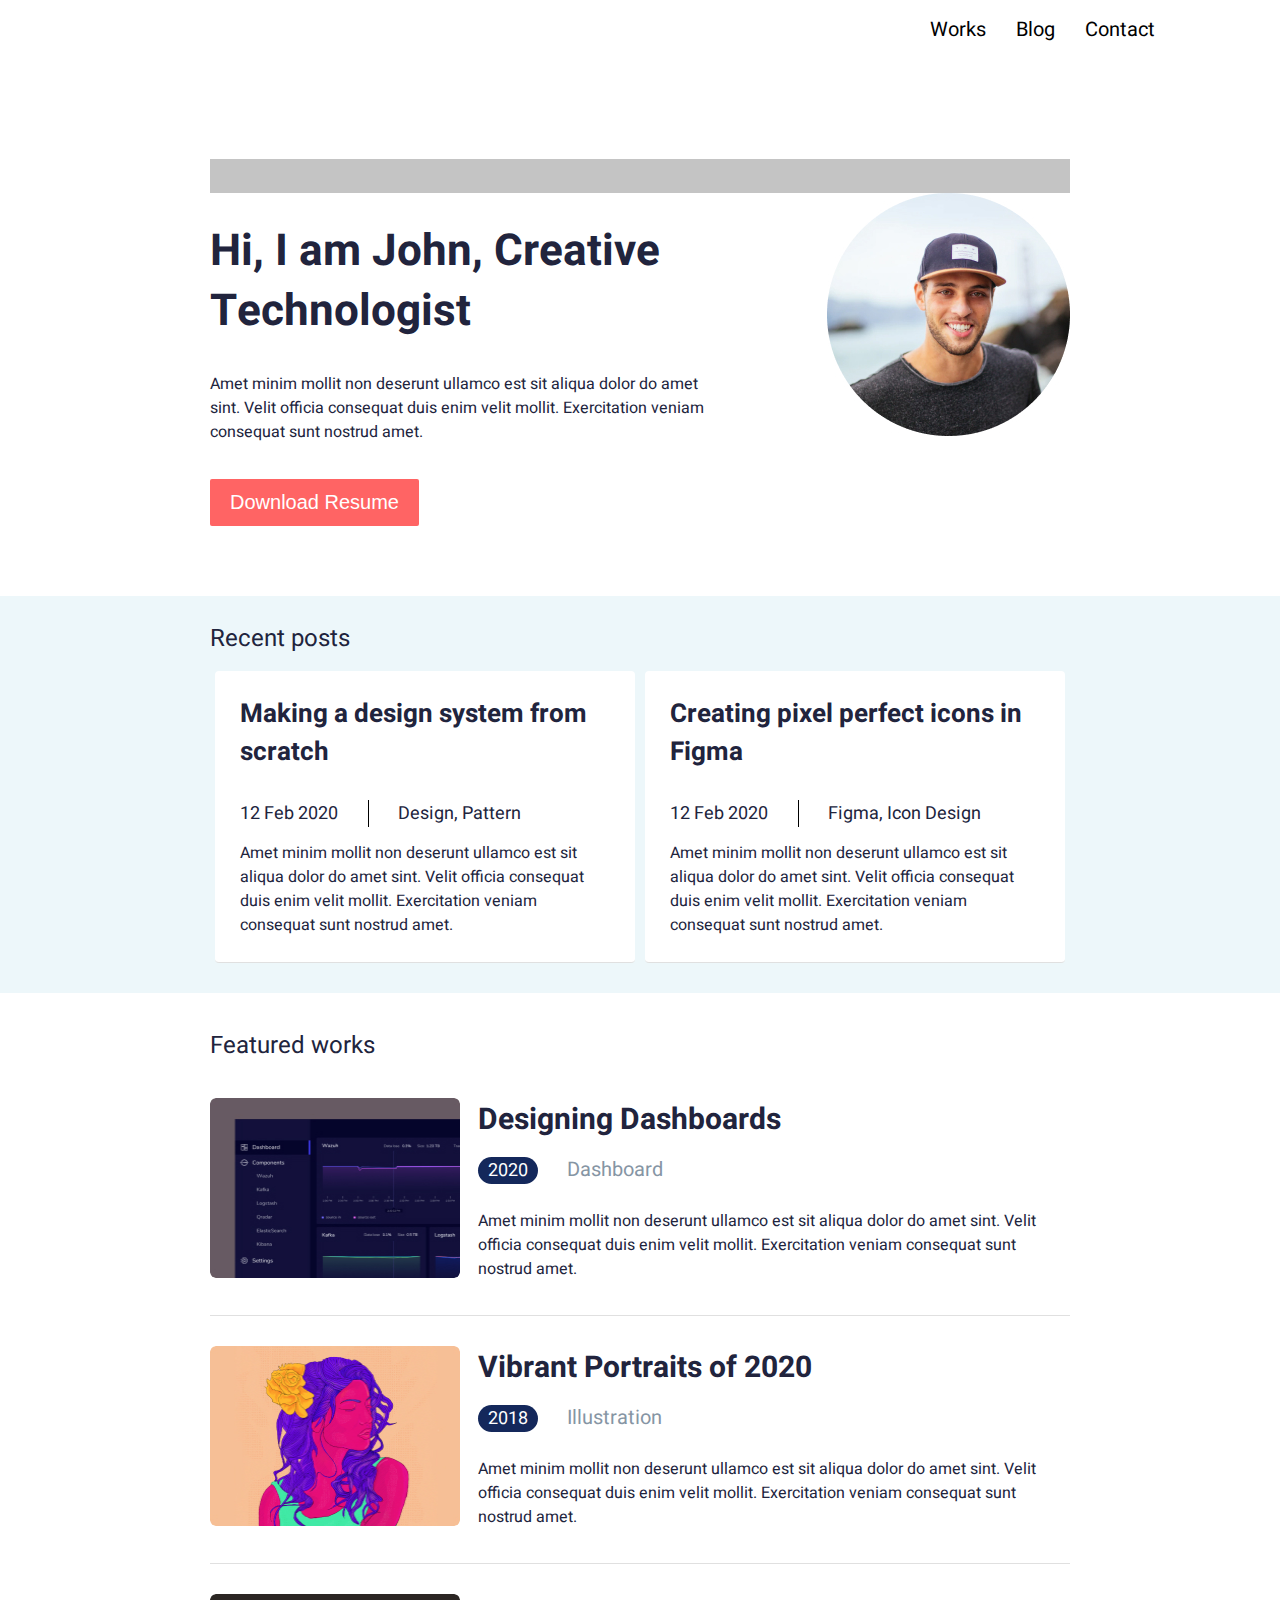
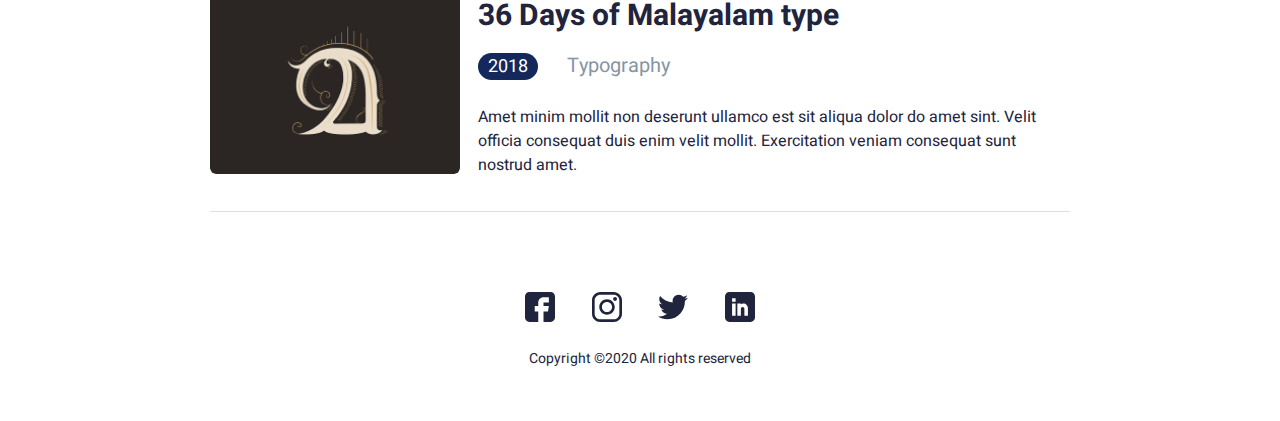
<file: index.html>
<!DOCTYPE html>
<html lang="en">

<head>
    <meta charset="UTF-8">
    <meta http-equiv="X-UA-Compatible" content="IE=edge">
    <meta name="viewport" content="width=device-width, initial-scale=1.0">
    <link rel="preconnect" href="https://fonts.googleapis.com">
    <link rel="preconnect" href="https://fonts.gstatic.com" crossorigin>
    <link href="https://fonts.googleapis.com/css2?family=Heebo:wght@400;700&display=swap" rel="stylesheet">
    <title>Home</title>
    <link rel="stylesheet" href="./style.css">
</head>

<body>

    <header>

        <nav class="menu">
            <button class="burger"></button>
            <a href="./work.html">Works</a>
            <a href="./blog.html">Blog</a>
            <a href="#">Contact</a>

        </nav>

        <div class="container about-user">
            <div>
                <h1>
                    <a href="./work.html">Hi, I am John,
                        Creative Technologist</a>
                </h1>
                <p>Amet minim mollit non deserunt ullamco est sit aliqua dolor do amet sint. Velit officia consequat
                    duis enim velit
                    mollit. Exercitation veniam consequat sunt nostrud amet.</p>
                <button class="btn">Download Resume</button>

            </div>
            <img src="./img/john.jpg" alt="photo">
        </div>
    </header>
    <section class="section-posts">
        <div class="container">
            <h2>Recent posts</h2>
            <div class="blocks-posts">
                <div class="post">
                    <h4>
                        <a href="./works-pages/featured-works.html">Making a design system from scratch</a>
                    </h4>
                    <span class="date">12 Feb 2020</span>
                    <span class="topic">Design, Pattern</span>
                    <p>Amet minim mollit non deserunt ullamco est sit aliqua dolor do amet sint. Velit officia consequat
                        duis enim velit
                        mollit. Exercitation veniam consequat sunt nostrud amet.</p>
                </div>
                <!--/post-->
                <div class="post">
                    <h4>
                        <a href="./works-pages/article-page.html">Creating pixel perfect icons in Figma</a>
                    </h4>
                    <span class="date">12 Feb 2020</span>
                    <span class="topic">Figma, Icon Design</span>
                    <p>Amet minim mollit non deserunt ullamco est sit aliqua dolor do amet sint. Velit officia consequat
                        duis enim velit
                        mollit. Exercitation veniam consequat sunt nostrud amet.</p>
                </div>
                <!--/post-->
            </div>
        </div>


    </section>
    <section>
        <div class="container">
            <h2>Featured works</h2>
            <div class="featured-works">
                <div class="work">
                    <a href="./works-pages/article-page.html">
                        <img src="./img/scrin.jpg" alt="scrin">
                    </a>
                    <div class="descpition">
                        <h3>
                            <a href="./works-pages/article-page.html">Designing Dashboards</a>
                        </h3>
                        <span class="badge">2020</span>
                        <span class="topic">Dashboard</span>
                        <p>Amet minim mollit non deserunt ullamco est sit aliqua dolor do amet sint. Velit officia
                            consequat duis enim velit
                            mollit. Exercitation veniam consequat sunt nostrud amet.</p>
                    </div>
                    <!--/.descpition-->
                </div>
                <!--/.work-->
                <div class="work">
                    <a href="./works-pages/article-works.html">
                        <img src="./img/girl.jpg" alt="girl">
                    </a>
                    <div class="descpition">
                        <h3>
                            <a href="./works-pages/article-works.html">Vibrant Portraits of 2020</a>
                        </h3>
                        <span class="badge">2018</span>
                        <span class="topic">Illustration</span>
                        <p>Amet minim mollit non deserunt ullamco est sit aliqua dolor do amet sint. Velit officia
                            consequat duis enim
                            velit
                            mollit. Exercitation veniam consequat sunt nostrud amet.</p>
                    </div>
                    <!--/.descpition-->
                </div>
                <!--/.work-->
                <div class="work">
                    <a href="./works-pages/featured-works.html">
                        <img src="./img/simbol.jpg" alt="simbol">
                    </a>
                    <div class="descpition">
                        <h3>
                            <a href="./works-pages/featured-works.html">36 Days of Malayalam type</a>
                        </h3>
                        <span class="badge">2018</span>
                        <span class="topic">Typography</span>
                        <p>Amet minim mollit non deserunt ullamco est sit aliqua dolor do amet sint. Velit officia
                            consequat duis enim
                            velit
                            mollit. Exercitation veniam consequat sunt nostrud amet.</p>
                    </div>
                    <!--/.descpition-->
                </div>
                <!--/.work-->
            </div>
            <!--/.featured-works-->
        </div>
        <!--/.container-->
    </section>
    <footer class="footer">
        <div class="socials">
            <a href="http://www.facebook.com" class="icon fb"></a>
            <a href="https://www.instagram.com" class="icon insta"></a>
            <a href="https://twitter.com/" class="icon tw"></a>
            <a href="http://www.linkedin.com" class="icon in"></a>
        </div>
        <p>Copyright ©2020 All rights reserved</p>
    </footer>



</body>

</html>
</file>
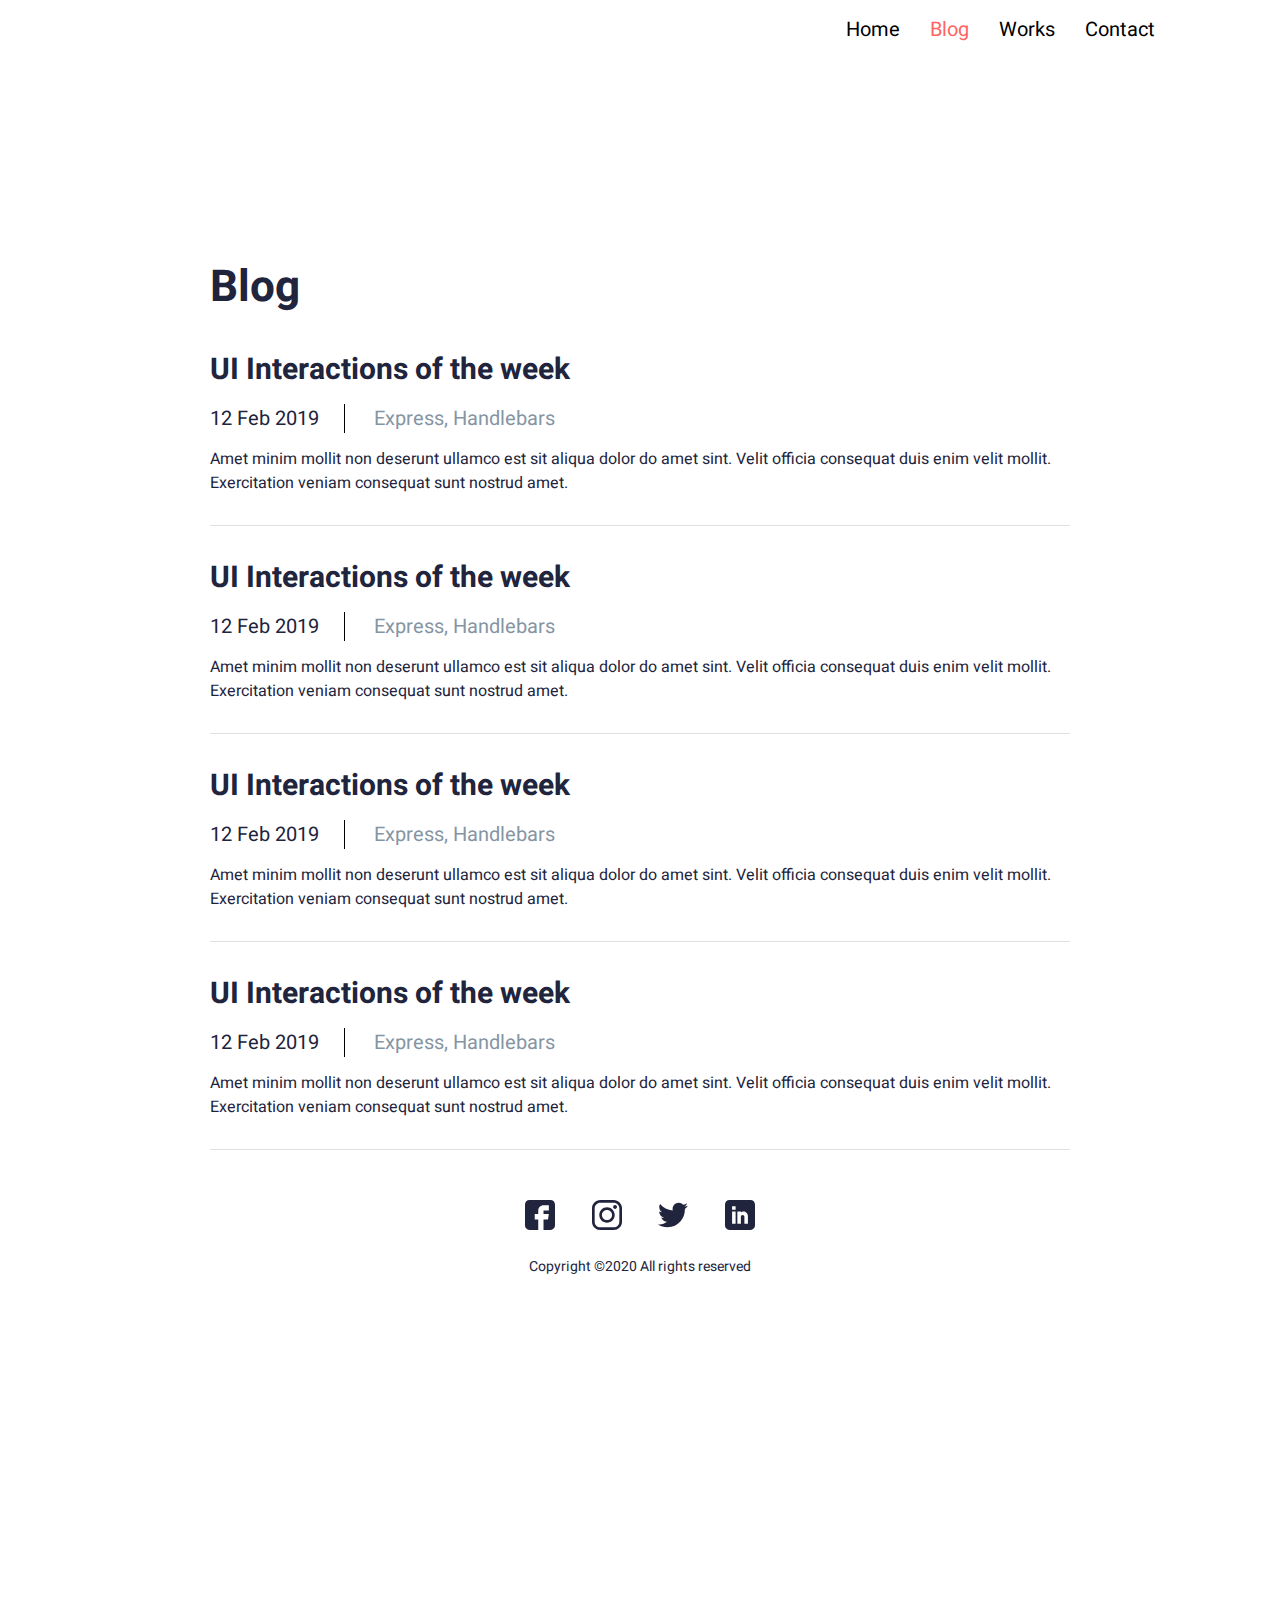
<file: blog.html>
<!DOCTYPE html>
<html lang="en">

<head>
    <meta charset="UTF-8">
    <meta http-equiv="X-UA-Compatible" content="IE=edge">
    <meta name="viewport" content="width=device-width, initial-scale=1.0">
    <link rel="preconnect" href="https://fonts.googleapis.com">
    <link rel="preconnect" href="https://fonts.gstatic.com" crossorigin>
    <link href="https://fonts.googleapis.com/css2?family=Heebo:wght@400;700&display=swap" rel="stylesheet">
    <title>Blog</title>
    <link rel="stylesheet" href="./style.css">
</head>

<body>
<body>

    <header>
        <nav class="menu_blog">
            <button class="burger"></button>
            <a href="./">Home</a>
            <a href="./blog.html" class="active">Blog</a>
            <a href="./work.html">Works</a>
            <a href="#">Contact</a>

        </nav>

       
    </header>

    <section>
        <div class="container">
            <h1>Blog</h1> 
            <div class="posts-container">
                <!--post1 -->
                <div class="post">
                    <h3>
                        <a href="./works-pages/article-page.html">UI Interactions of the week</a>
                    </h3>
                    <span class="date">12 Feb 2019</span>
                    <span class="topic">Express, Handlebars</span>
                    <p>Amet minim mollit non deserunt ullamco est sit aliqua dolor do amet sint. Velit officia consequat duis enim velit
                    mollit. Exercitation veniam consequat sunt nostrud amet.</p>
                </div>
                <!--post2 -->
                <div class="post">
                    <h3>
                        <a href="./works-pages/featured-works.html">UI Interactions of the week</a>
                    </h3>
                    <span class="date">12 Feb 2019</span>
                    <span class="topic">Express, Handlebars</span>
                    <p>Amet minim mollit non deserunt ullamco est sit aliqua dolor do amet sint. Velit officia consequat duis enim velit
                        mollit. Exercitation veniam consequat sunt nostrud amet.</p>
                </div>
                <!--post3 -->
                <div class="post">
                    <h3>
                        <a href="./works-pages/article-works.html">UI Interactions of the week</a>
                    </h3>
                    <span class="date">12 Feb 2019</span>
                    <span class="topic">Express, Handlebars</span>
                    <p>Amet minim mollit non deserunt ullamco est sit aliqua dolor do amet sint. Velit officia consequat duis enim velit
                        mollit. Exercitation veniam consequat sunt nostrud amet.</p>
                </div>
                <!--post4 -->
                <div class="post">
                    <h3>
                        <a href="./works-pages/article-page.html">UI Interactions of the week</a>
                    </h3>
                    <span class="date">12 Feb 2019</span>
                    <span class="topic">Express, Handlebars</span>
                    <p>Amet minim mollit non deserunt ullamco est sit aliqua dolor do amet sint. Velit officia consequat duis enim velit
                        mollit. Exercitation veniam consequat sunt nostrud amet.</p>
                </div>
            </div>
        </div>
    </section>
    
    <footer class="footer">
        <div class="socials">
            <a href="http://www.facebook.com" class="icon fb"></a>
            <a href="https://www.instagram.com" class="icon insta"></a>
            <a href="https://twitter.com/" class="icon tw"></a>
            <a href="http://www.linkedin.com" class="icon in"></a>
        </div>
        <p>Copyright ©2020 All rights reserved</p>
    </footer>

    <div style="height: 500px;"></div>

</body>

</html>
</file>
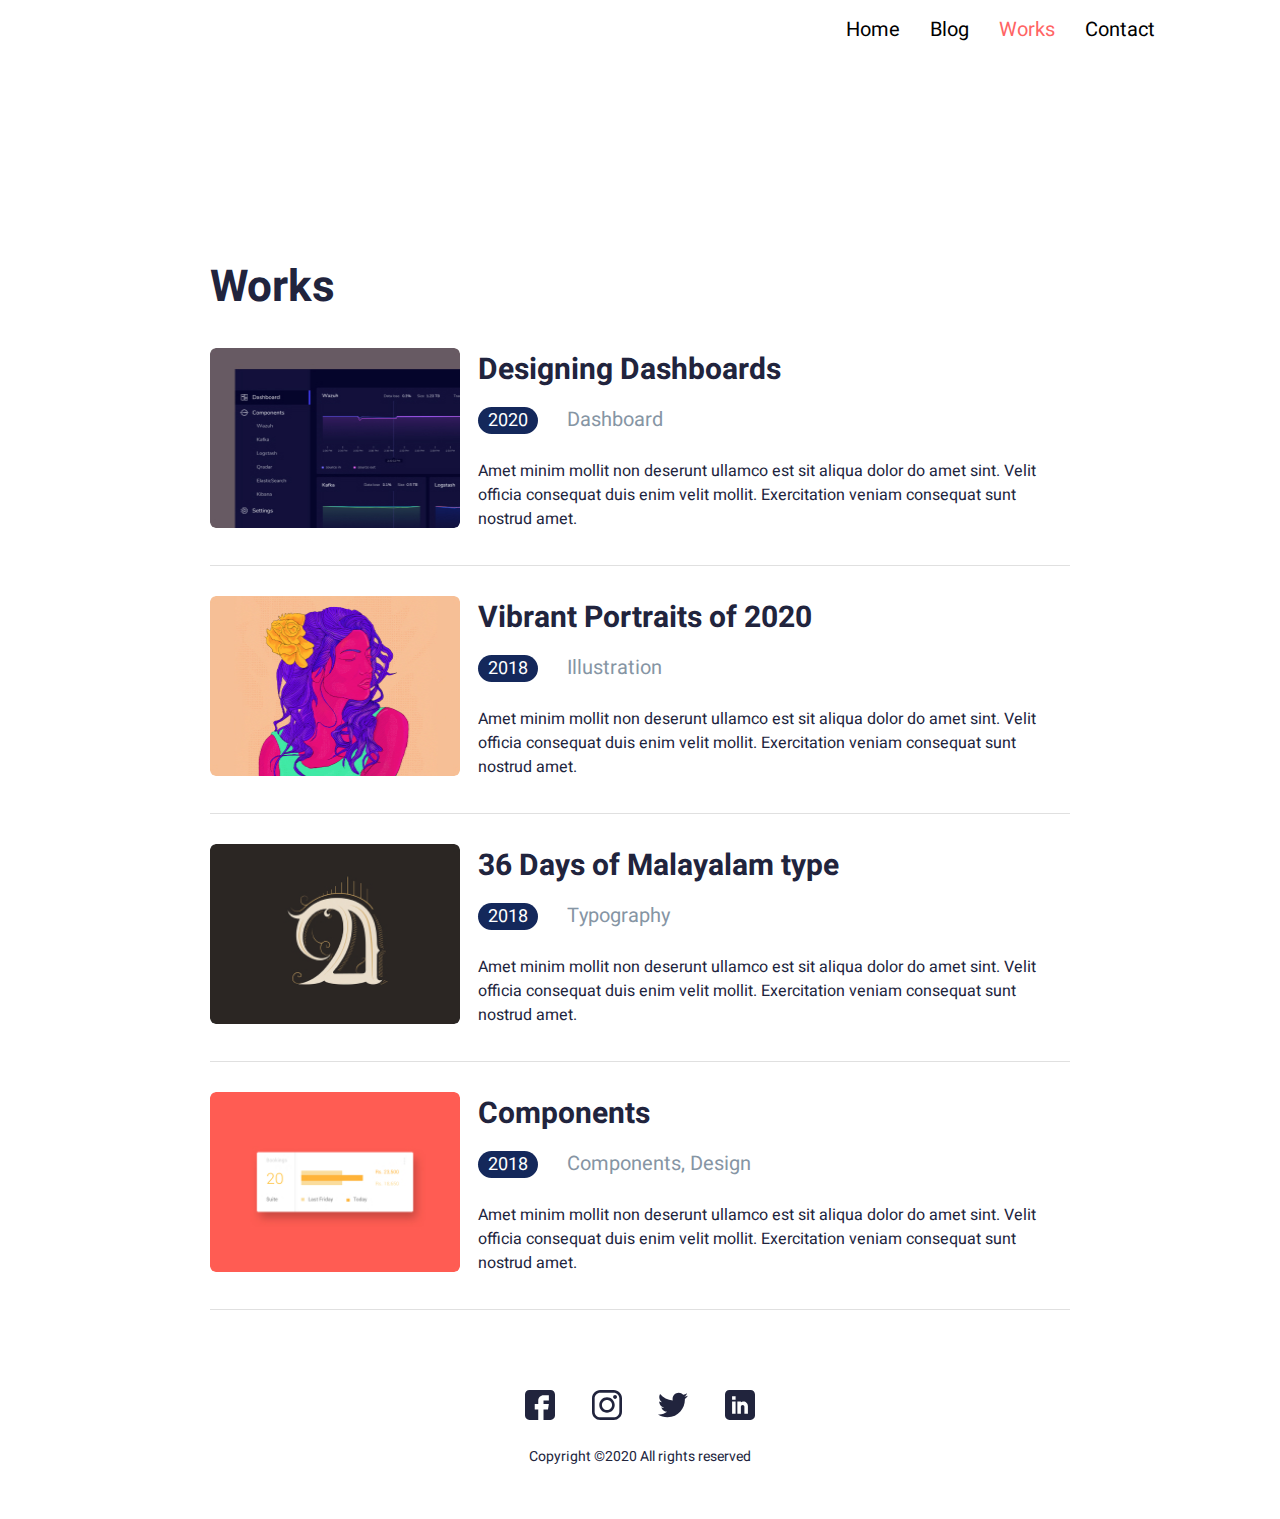
<file: work.html>
<!DOCTYPE html>
<html lang="en">

<head>
    <meta charset="UTF-8">
    <meta http-equiv="X-UA-Compatible" content="IE=edge">
    <meta name="viewport" content="width=device-width, initial-scale=1.0">
    <link rel="preconnect" href="https://fonts.googleapis.com">
    <link rel="preconnect" href="https://fonts.gstatic.com" crossorigin>
    <link href="https://fonts.googleapis.com/css2?family=Heebo:wght@400;700&display=swap" rel="stylesheet">
    <title>Work</title>
    <link rel="stylesheet" href="./style.css">
</head>

<body>

    <header>

        <nav class="menu_blog">
            <button class="burger"></button>
                      
            <a href="./">Home</a>
            <a href="./blog.html">Blog</a>
            <a href="./work.html" class="active">Works</a>
            <a href="#">Contact</a>

        </nav>

        
    </header>
    <section class="works-page">
        <div class="container">
            <h1>Works</h1>
            <div class="featured-works">
                <div class="work">
                    <a href="./works-pages/article-page.html">
                        <img src="./img/scrin.jpg" alt="scrin">
                    </a>
                    <div class="descpition">
                        <h3>
                            <a href="./works-pages/article-page.html">Designing Dashboards</a>
                        </h3>
                        <span class="badge">2020</span>
                        <span class="topic">Dashboard</span>
                        <p>Amet minim mollit non deserunt ullamco est sit aliqua dolor do amet sint. Velit officia
                            consequat duis enim velit
                            mollit. Exercitation veniam consequat sunt nostrud amet.</p>
                    </div>
                    <!--/.descpition-->
                </div>
                <!--/.work-->
                <div class="work">
                    <a href="./works-pages/article-works.html">
                        <img src="./img/girl.jpg" alt="girl">
                    </a>
                    <div class="descpition">
                        <h3>
                            <a href="./works-pages/article-works.html">Vibrant Portraits of 2020</a>
                        </h3>
                        <span class="badge">2018</span>
                        <span class="topic">Illustration</span>
                        <p>Amet minim mollit non deserunt ullamco est sit aliqua dolor do amet sint. Velit officia
                            consequat duis enim
                            velit
                            mollit. Exercitation veniam consequat sunt nostrud amet.</p>
                    </div>
                    <!--/.descpition-->
                </div>
                <!--/.work-->
                <div class="work">
                    <a href="./works-pages/featured-works.html">
                        <img src="./img/simbol.jpg" alt="simbol">
                    </a>
                    <div class="descpition">
                        <h3>
                            <a href="./works-pages/featured-works.html">36 Days of Malayalam type</a>
                        </h3>
                        <span class="badge">2018</span>
                        <span class="topic">Typography</span>
                        <p>Amet minim mollit non deserunt ullamco est sit aliqua dolor do amet sint. Velit officia
                            consequat duis enim
                            velit
                            mollit. Exercitation veniam consequat sunt nostrud amet.</p>
                    </div>
                    <!--/.descpition-->
                </div>
                <!--/.work-->
                <div class="work">
                    <a href="./works-pages/article-works.html">
                        <img src="./img/components.jpg" alt="components">
                    </a>
                    <div class="descpition">
                        <h3>
                            <a href="./works-pages/article-works.html">Components</a>
                        </h3>
                        <span class="badge">2018</span>
                        <span class="topic">Components, Design</span>
                        <p>Amet minim mollit non deserunt ullamco est sit aliqua dolor do amet sint. Velit officia
                            consequat duis enim
                            velit
                            mollit. Exercitation veniam consequat sunt nostrud amet.</p>
                    </div>
                    <!--/.descpition-->
                </div>
            </div>
            <!--/.featured-works-->
        </div>
        <!--/.container-->
    </section>
    
    <footer class="footer">
        <div class="socials">
            <a href="http://www.facebook.com" class="icon fb"></a>
            <a href="https://www.instagram.com" class="icon insta"></a>
            <a href="https://twitter.com/" class="icon tw"></a>
            <a href="http://www.linkedin.com" class="icon in"></a>
        </div>
        <p>Copyright ©2020 All rights reserved</p>
    </footer>
</body>

</html>
</file>
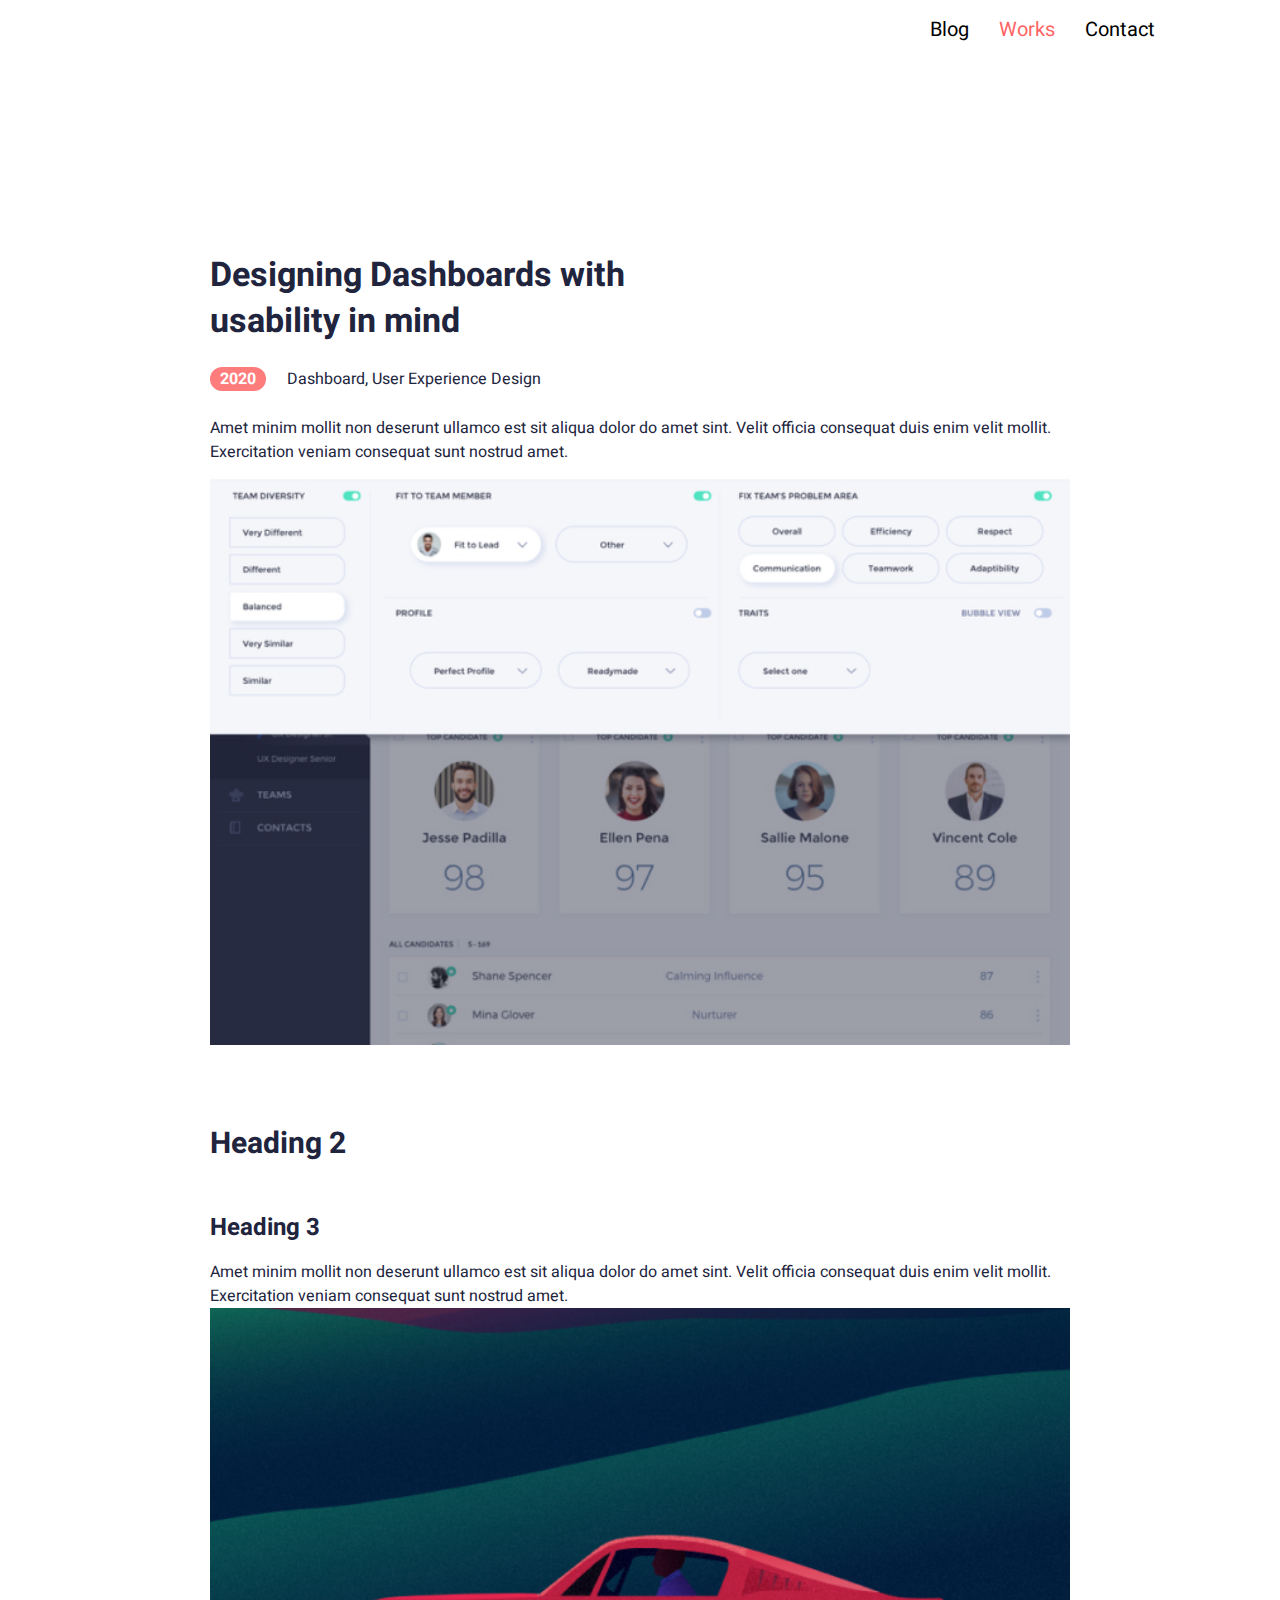
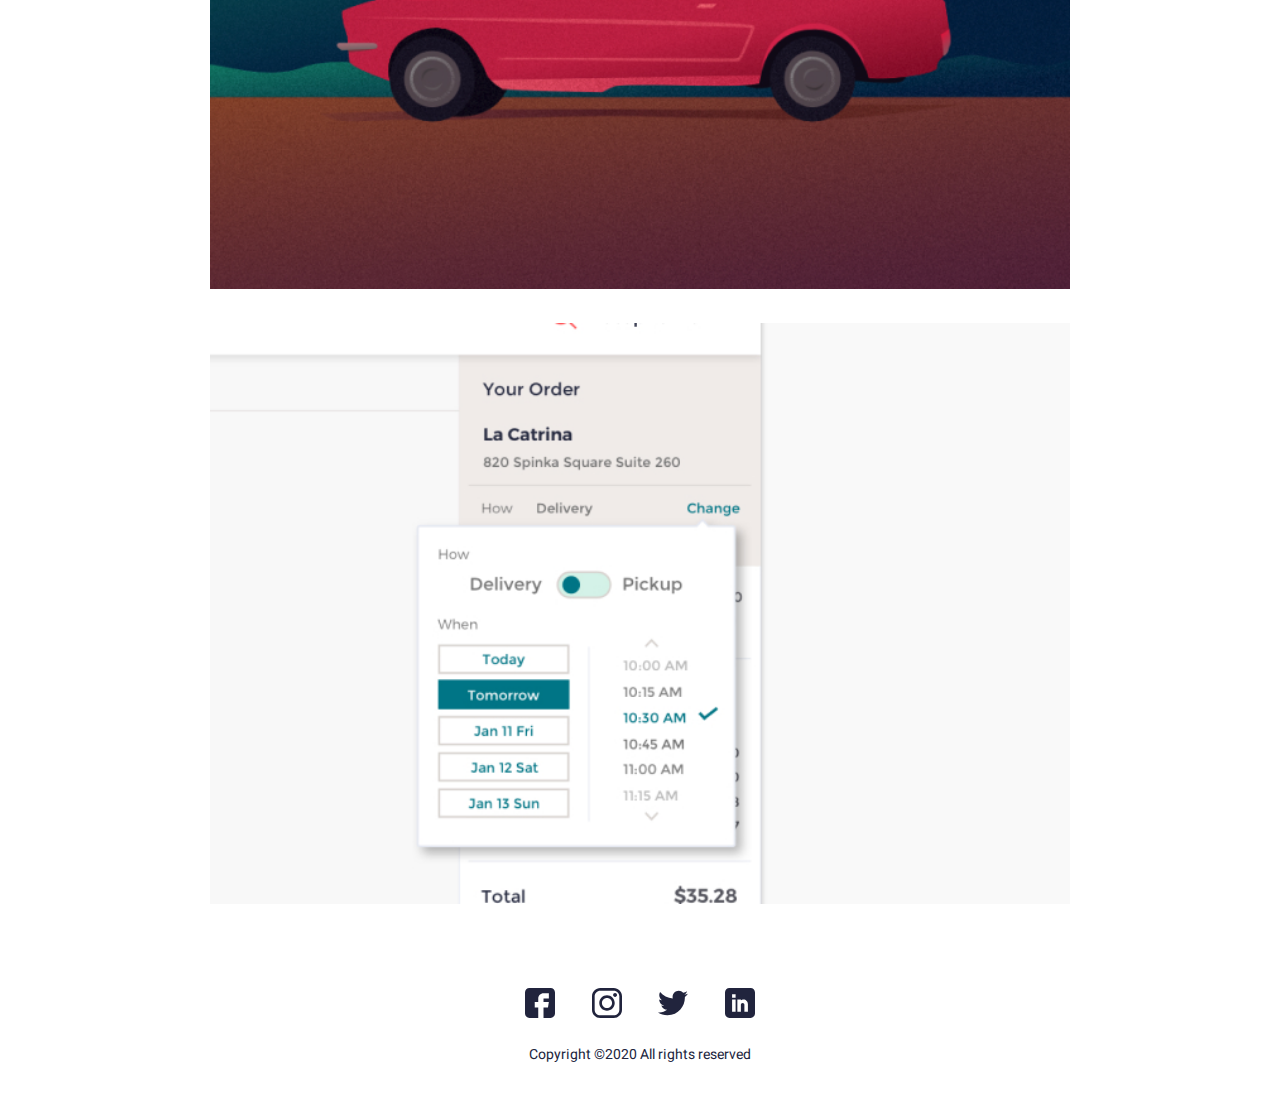
<file: works-pages/article-page.html>
<!DOCTYPE html>
<html lang="en">

<head>
    <meta charset="UTF-8">
    <meta http-equiv="X-UA-Compatible" content="IE=edge">
    <meta name="viewport" content="width=device-width, initial-scale=1.0">
    <link rel="preconnect" href="https://fonts.googleapis.com">
    <link rel="preconnect" href="https://fonts.gstatic.com" crossorigin>
    <link href="https://fonts.googleapis.com/css2?family=Heebo:wght@400;700&display=swap" rel="stylesheet">
    <title>Article page</title>
    <link rel="stylesheet" href="../style.css">
</head>

<body>

    <header>

        <nav class="menu_blog">
            <button class="burger"></button>
            
            <a href="../blog.html">Blog</a>
            <a href="../work.html" class="active">Works</a>
            <a href="#">Contact</a>

        </nav>

        
    </header>
    <section class="article-page">
        <div class="container">
            <h1>Designing Dashboards with usability in mind</h1>
            <span class="article-badge">2020</span>
            <span class="article-topic">Dashboard, User Experience Design</span>
            <p>Amet minim mollit non deserunt ullamco est sit aliqua dolor do amet sint. Velit officia consequat duis enim velit
            mollit. Exercitation veniam consequat sunt nostrud amet.</p>
            <img src="../img/people.jpg" alt="people">
            <h2>Heading 2</h2>
            <h3>Heading 3</h3>
            <p>Amet minim mollit non deserunt ullamco est sit aliqua dolor do amet sint. Velit officia consequat duis enim velit
            mollit. Exercitation veniam consequat sunt nostrud amet.</p>
            <img src="../img/car.jpg" alt="car">
            <img src="../img/order.jpg" alt="order">
        </div>
        <!--/.container-->
    </section>
    <footer class="footer">
        <div class="socials">
            <a href="http://www.facebook.com" class="icon fb"></a>
            <a href="https://www.instagram.com" class="icon insta"></a>
            <a href="https://twitter.com/" class="icon tw"></a>
            <a href="http://www.linkedin.com" class="icon in"></a>
        </div>
        <p>Copyright ©2020 All rights reserved</p>
    </footer>

</body>

</html>
</file>
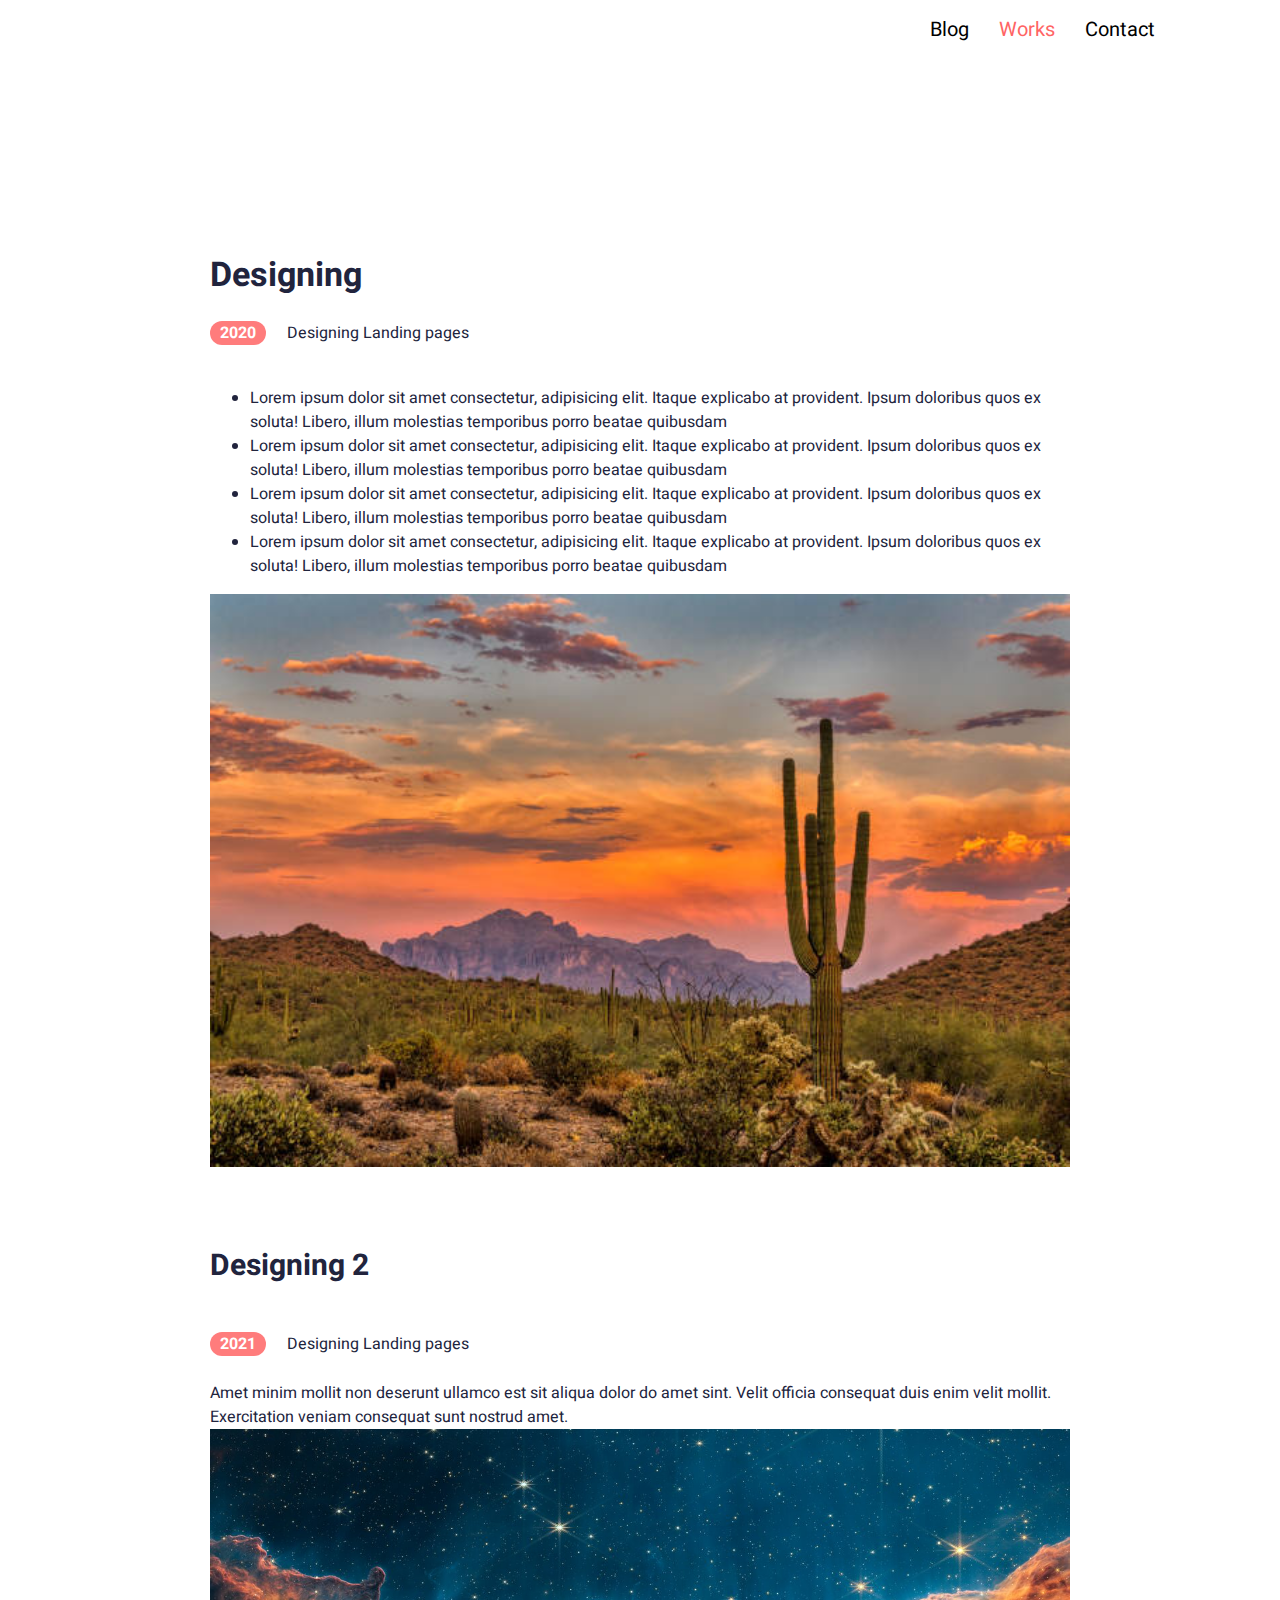
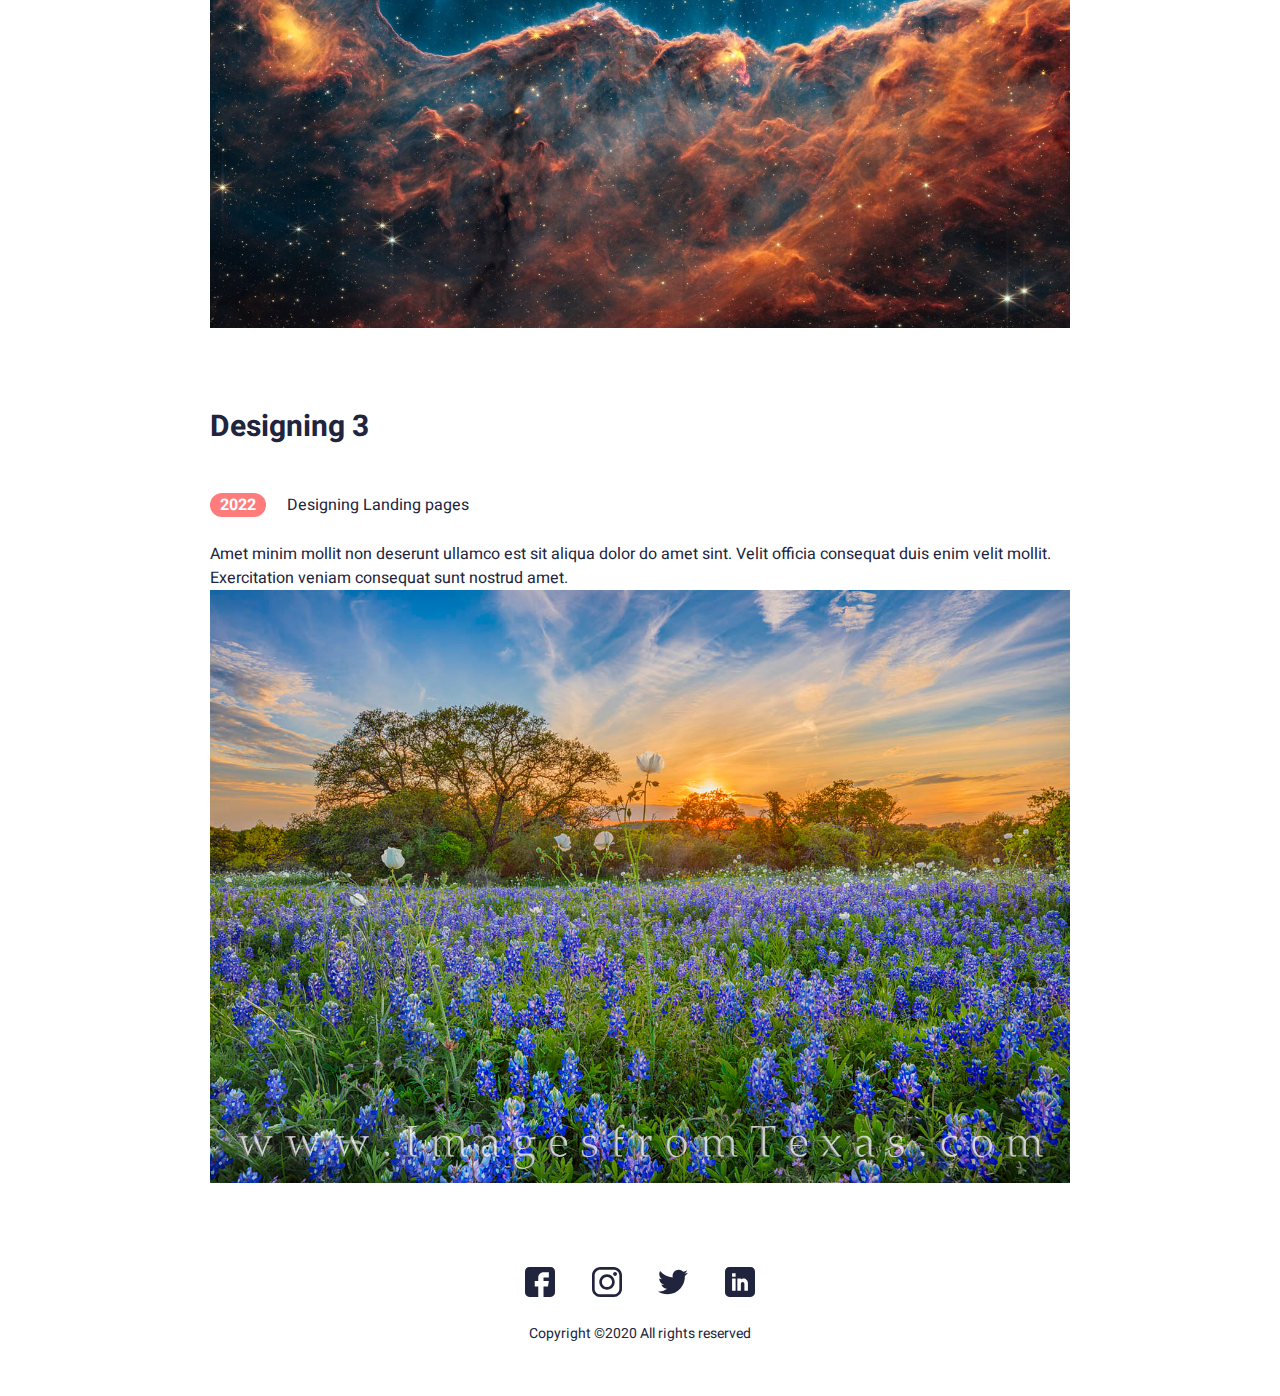
<file: works-pages/article-works.html>
<!DOCTYPE html>
<html lang="en">

<head>
    <meta charset="UTF-8">
    <meta http-equiv="X-UA-Compatible" content="IE=edge">
    <meta name="viewport" content="width=device-width, initial-scale=1.0">
    <link rel="preconnect" href="https://fonts.googleapis.com">
    <link rel="preconnect" href="https://fonts.gstatic.com" crossorigin>
    <link href="https://fonts.googleapis.com/css2?family=Heebo:wght@400;700&display=swap" rel="stylesheet">
    <title>ArticleWorks page</title>
    <link rel="stylesheet" href="../style.css">
</head>

<body>

    <header>

        <nav class="menu_blog">
            <button class="burger"></button>

            <a href="../blog.html">Blog</a>
            <a href="../work.html" class="active">Works</a>
            <a href="#">Contact</a>

        </nav>


    </header>
    <section class="article-page">
        <div class="container">
            <h1>Designing</h1>
            <span class="article-badge">2020</span>
            <span class="article-topic">Designing Landing pages</span>
        <ul>
            <li>Lorem ipsum dolor sit amet consectetur, adipisicing elit. Itaque explicabo at provident. Ipsum doloribus quos ex
                soluta! Libero, illum molestias temporibus porro beatae quibusdam</li>
            <li>Lorem ipsum dolor sit amet consectetur, adipisicing elit. Itaque explicabo at provident. Ipsum doloribus quos ex
                soluta!
                Libero, illum molestias temporibus porro beatae quibusdam</li>
            <li>Lorem ipsum dolor sit amet consectetur, adipisicing elit. Itaque explicabo at provident. Ipsum doloribus quos ex
                soluta!
                Libero, illum molestias temporibus porro beatae quibusdam</li>
            <li>Lorem ipsum dolor sit amet consectetur, adipisicing elit. Itaque explicabo at provident. Ipsum doloribus quos ex
                soluta!
                Libero, illum molestias temporibus porro beatae quibusdam</li>
        </ul>
            <img src="../img/istockphoto.jpg" alt="istock">
            <h2>Designing 2</h2>
            <span class="article-badge">2021</span>
            <span class="article-topic">Designing Landing pages</span>
            <p>Amet minim mollit non deserunt ullamco est sit aliqua dolor do amet sint. Velit officia consequat duis
                enim velit
                mollit. Exercitation veniam consequat sunt nostrud amet.</p>

            <img src="../img/universe.jpg" alt="moon">
            <h2>Designing 3</h2>
            <span class="article-badge">2022</span>
            <span class="article-topic">Designing Landing pages</span>
            <p>Amet minim mollit non deserunt ullamco est sit aliqua dolor do amet sint. Velit officia consequat duis
                enim velit
                mollit. Exercitation veniam consequat sunt nostrud amet.</p>
            <img src="../img/treeflowers.jpg" alt="flowers">
            
        </div>
        <!--/.container-->
    </section>

    <footer class="footer">
        <div class="socials">
            <a href="http://www.facebook.com" class="icon fb"></a>
            <a href="https://www.instagram.com" class="icon insta"></a>
            <a href="https://twitter.com/" class="icon tw"></a>
            <a href="http://www.linkedin.com" class="icon in"></a>
        </div>
        <p>Copyright ©2020 All rights reserved</p>
    </footer>


</body>

</html>
</file>
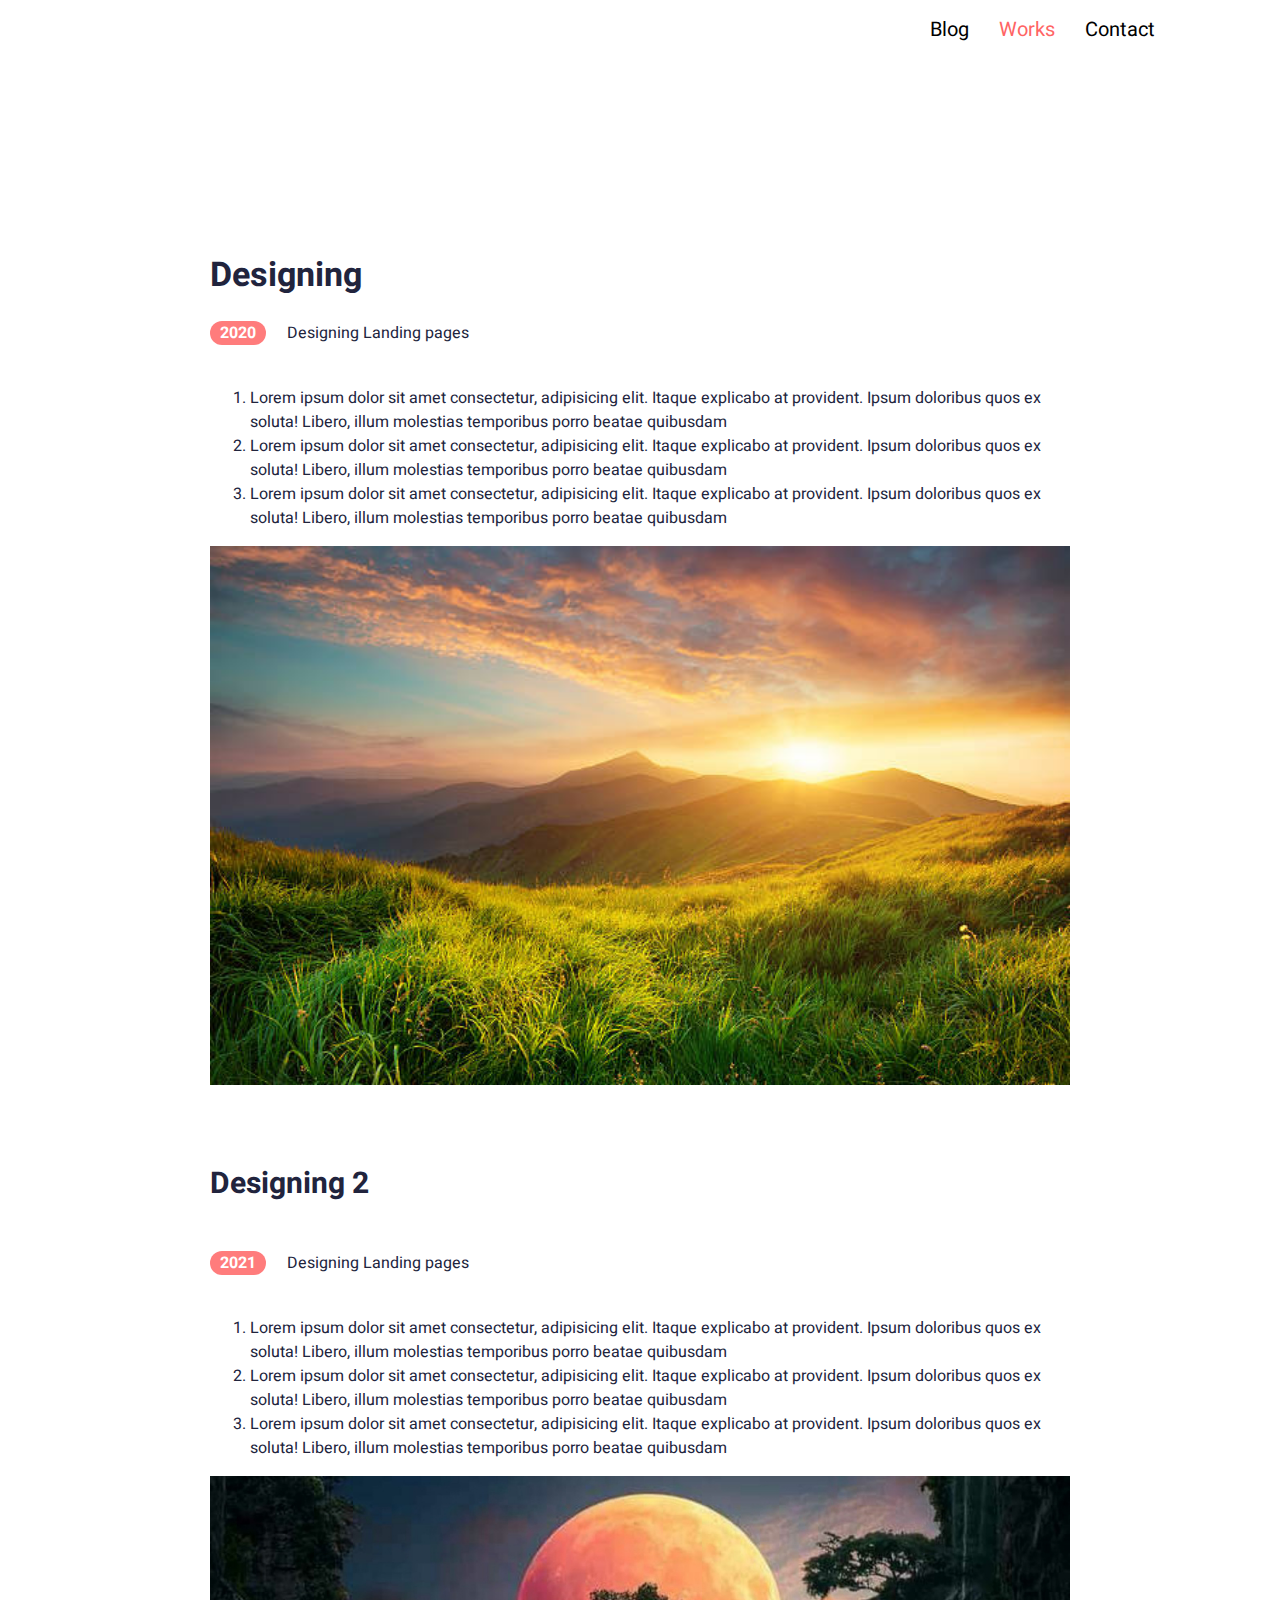
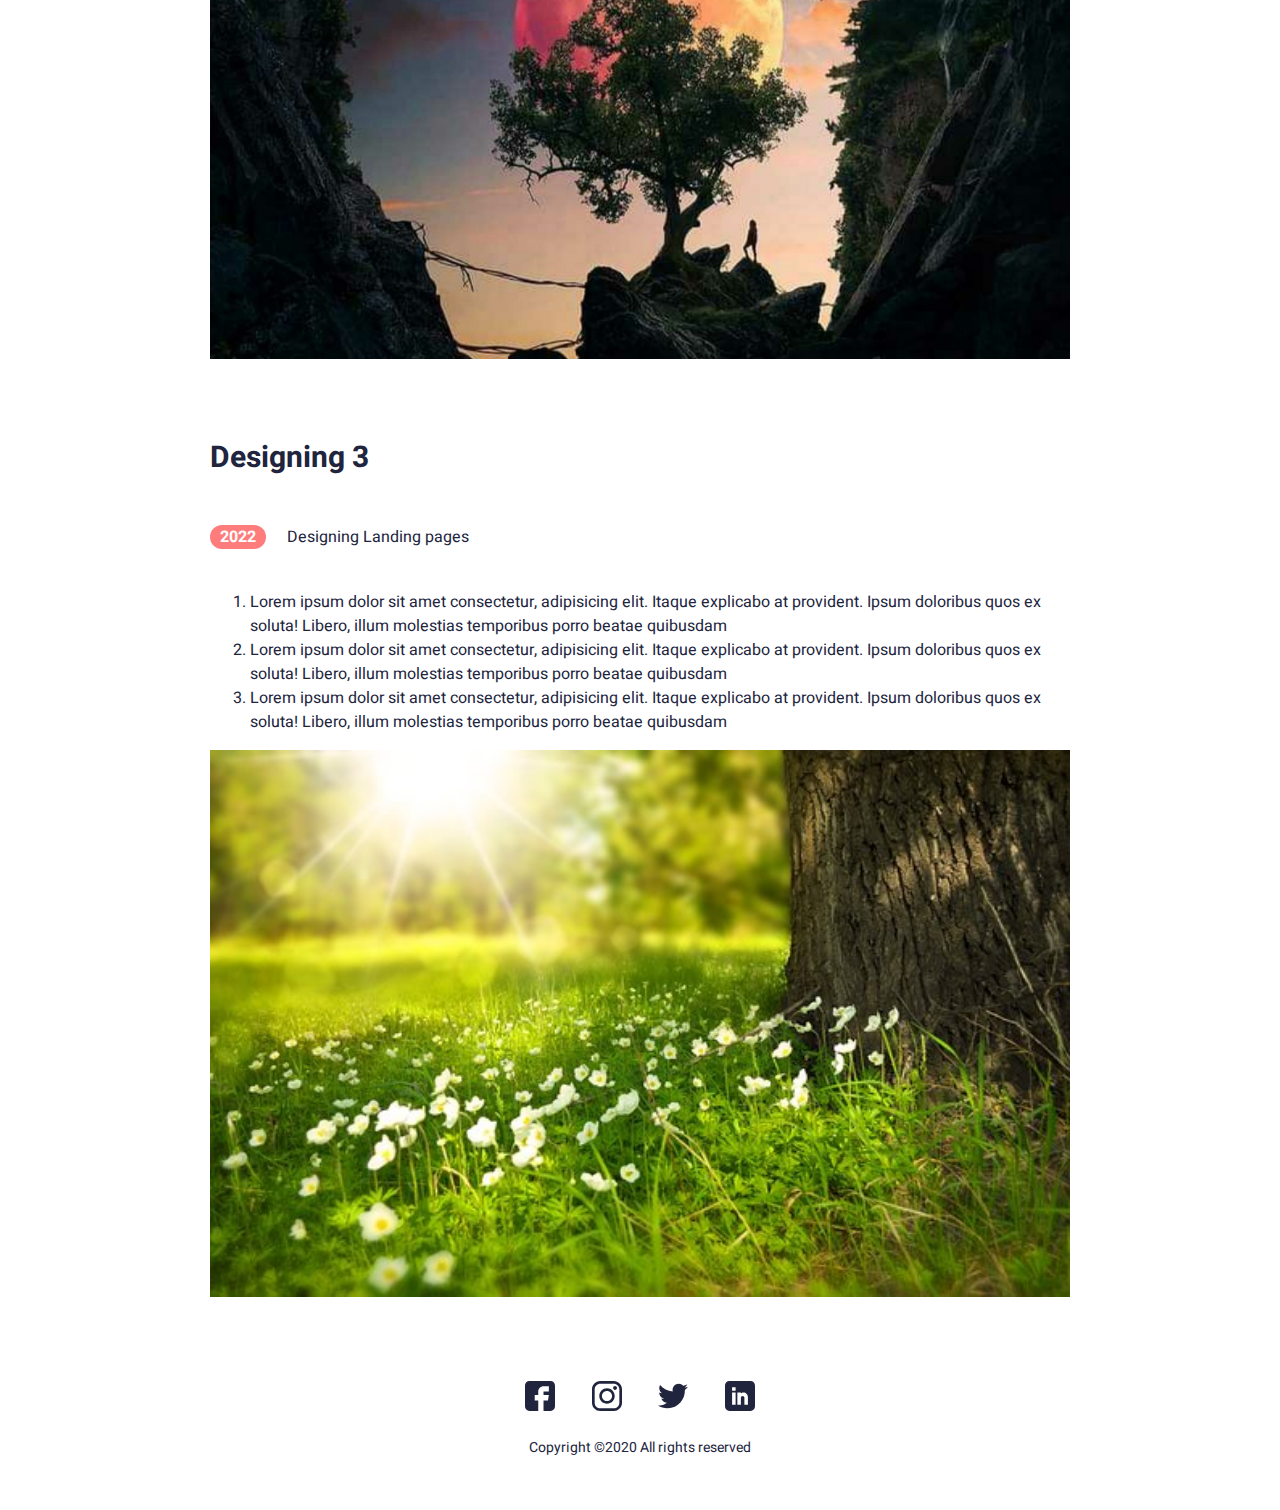
<file: works-pages/featured-works.html>
<!DOCTYPE html>
<html lang="en">

<head>
    <meta charset="UTF-8">
    <meta http-equiv="X-UA-Compatible" content="IE=edge">
    <meta name="viewport" content="width=device-width, initial-scale=1.0">
    <link rel="preconnect" href="https://fonts.googleapis.com">
    <link rel="preconnect" href="https://fonts.gstatic.com" crossorigin>
    <link href="https://fonts.googleapis.com/css2?family=Heebo:wght@400;700&display=swap" rel="stylesheet">
    <title>Featured page</title>
    <link rel="stylesheet" href="../style.css">
</head>

<body>

    <header>

        <nav class="menu_blog">
            <button class="burger"></button>

            <a href="../blog.html">Blog</a>
            <a href="../work.html" class="active">Works</a>
            <a href="#">Contact</a>

        </nav>


    </header>
    <section class="article-page">
        <div class="container">
            <h1>Designing</h1>
            <span class="article-badge">2020</span>
            <span class="article-topic">Designing Landing pages</span>
            <ol>
                <li>Lorem ipsum dolor sit amet consectetur, adipisicing elit. Itaque explicabo at provident. Ipsum doloribus quos ex
                    soluta! Libero, illum molestias temporibus porro beatae quibusdam</li>
                <li>Lorem ipsum dolor sit amet consectetur, adipisicing elit. Itaque explicabo at provident. Ipsum doloribus quos ex
                    soluta!
                    Libero, illum molestias temporibus porro beatae quibusdam</li>
                <li>Lorem ipsum dolor sit amet consectetur, adipisicing elit. Itaque explicabo at provident. Ipsum doloribus quos ex
                    soluta!
                    Libero, illum molestias temporibus porro beatae quibusdam</li>
            </ol>
            <img src="../img/istock.jpg" alt="istock">
            <h2>Designing 2</h2>
            <span class="article-badge">2021</span>
            <span class="article-topic">Designing Landing pages</span>
            <ol>
                <li>Lorem ipsum dolor sit amet consectetur, adipisicing elit. Itaque explicabo at provident. Ipsum doloribus quos ex
                    soluta! Libero, illum molestias temporibus porro beatae quibusdam</li>
                <li>Lorem ipsum dolor sit amet consectetur, adipisicing elit. Itaque explicabo at provident. Ipsum doloribus quos ex
                    soluta!
                    Libero, illum molestias temporibus porro beatae quibusdam</li>
                <li>Lorem ipsum dolor sit amet consectetur, adipisicing elit. Itaque explicabo at provident. Ipsum doloribus quos ex
                    soluta!
                    Libero, illum molestias temporibus porro beatae quibusdam</li>
            </ol>
            <img src="../img/moon.jpg" alt="moon">
            <h2>Designing 3</h2>
            <span class="article-badge">2022</span>
            <span class="article-topic">Designing Landing pages</span>
            <ol>
                <li>Lorem ipsum dolor sit amet consectetur, adipisicing elit. Itaque explicabo at provident. Ipsum doloribus quos ex
                    soluta! Libero, illum molestias temporibus porro beatae quibusdam</li>
                <li>Lorem ipsum dolor sit amet consectetur, adipisicing elit. Itaque explicabo at provident. Ipsum doloribus quos ex
                    soluta!
                    Libero, illum molestias temporibus porro beatae quibusdam</li>
                <li>Lorem ipsum dolor sit amet consectetur, adipisicing elit. Itaque explicabo at provident. Ipsum doloribus quos ex
                    soluta!
                    Libero, illum molestias temporibus porro beatae quibusdam</li>
            </ol>
            <img src="../img/flowers.jpg" alt="flowers">
        </div>
        <!--/.container-->
    </section>
    
    <footer class="footer">
        <div class="socials">
            <a href="http://www.facebook.com" class="icon fb"></a>
            <a href="https://www.instagram.com" class="icon insta"></a>
            <a href="https://twitter.com/" class="icon tw"></a>
            <a href="http://www.linkedin.com" class="icon in"></a>
        </div>
        <p>Copyright ©2020 All rights reserved</p>
    </footer>
   

</body>

</html>
</file>
<file: style.css>
/*COMMON STYLES START*/

* {
    box-sizing: border-box;
}

body {
    margin: 0;
    font-family: 'Heebo', sans-serif;
    color: #21243D;
}


.container {
    max-width: 860px;
    margin: 0 auto;
}

h1 {
    font-weight: 700;
    font-size: 44px;
    line-height: 1.36;
}

h1 a {
    text-decoration: none;
    color: #21243D;
}

h2 {
    font-style: 22px;
    line-height: 2.72;
    font-weight: normal;

}

h3 {
    font-size: 30px;
    margin-bottom: 15px;
}

h3 a {
    text-decoration: none;
    color: #21243D;
}

p {
    font-weight: 400;
    font-size: 16px;
    line-height: 24px;
    margin: 0;
}



/*COMMON STYLES END*/

/*HEADER STYLES START*/

header {
    padding-bottom: 70px;
}


.menu {
    display: flex;
    justify-content: flex-end;
    max-width: 1150px;
    margin: 0 auto;
    padding: 0 45px;
    margin-bottom: 100px;
    

}

.menu a {
    padding: 15px;
    font-size: 20px;
    text-decoration: none;
    color: #000000;
}

.menu_blog {
        display: flex;
        justify-content: flex-end;
        max-width: 1150px;
        margin: 0 auto;
        padding: 0 45px;
        margin-bottom: 100px;


    }


.menu_blog a {
    padding: 15px;
    font-size: 20px;
    text-decoration: none;
    color: #000000;
}

.menu_blog .active {
    color: #FF6464;
}

.about-user {
    display: flex;
    justify-content: space-between;
    border-top: 34px solid #C4C4C4;
}

.about-user div {
    width: 500px;

}

.about-user img {
    width: 243px;
    height: 243px;

}

.btn { 
    background-color: #FF6464;
    border-radius: 2px;
    border: none;
    color: #fff;
    font-size: 20px;
    padding: 12px 20px;
    margin-top: 35px;
}

.burger {
    width: 30px;
    height: 20px;
    margin-left: auto;
    display: none;
    border: none;
    background-image: url('img/menu.svg');
    background-color: transparent;
    cursor: pointer;
}

@media (max-width: 768px) {
    header {
        padding-bottom: 60px;
    }

    .menu {
        padding-top: 20px;
    }
    
    .menu a {
        display: none;
    }

    .menu_blog {
        padding-top: 20px;
    }

    .menu_blog a {
       display: none;
    }


    .burger {
        display: block;
    }

    .about-user {
        flex-direction: column;
        align-items: center;
        border: none;
    }
    .about-user div {
        order: 1;
        text-align: center;
        width: auto;
    }

    .about-user img {
        width: 180px;
        height: 180px;
        margin-bottom: 50px;
        box-shadow: -3px 10px 0 #EDF7FA;
        border-radius: 50%;
    }


    h1 {
        font-size: 32px;
        line-height: 1.32;
        
    }
    
    p {
        font-size: 16px;
        line-height: 1.5;
    }
}

/* SECTION POSTS */

.section-posts {
    background-color: #EDF7FA;
    padding-bottom: 15px;
    padding-top: 10px;
}

.section-posts h2{
   margin: 0;
}

.blocks-posts {
    display: flex;
    justify-content: space-around;
    flex-wrap: wrap;
}

h4 {
    margin: 0;
    font-size: 26px;
    line-height: 1.46;
    margin-bottom: 30px;
}

h4 a {
    text-decoration: none;
    color: #21243D;
}

.blocks-posts .post {
    width: 420px ;
    border-radius: 4px;
    background-color: #fff;
    padding: 25px;
    margin-bottom: 15px;
}

.blocks-posts span {
    font-size: 18px;
    color: #21243D;
    padding-right: 30px;
}

@media (max-width: 768px) {
    
    h4 {
        font-size: 22px;
    }

    .blocks-posts span {
       font-size: 16px;
    }

}


/*BLOG PAGE*/

.post {
    border-bottom: 1px solid #E0E0E0;
    padding-bottom: 30px;
    
}
.post p {
    margin-top: 15px;

}

.date {
    font-size: 20px;
    border-right: 1px solid #000;
    padding-right: 25px;
    line-height: 1.16;
}

.topic {
    font-size: 20px;
    color: #8695A4;
    padding-left: 25px;
    line-height: 1.16;
}

@media (max-width: 768px) {
    .container {
        padding: 0 18px;
    }

    h3 {
    font-size: 26px;
    }

    .date {
    font-size: 16px;
    padding-right: 15px;
    }

    .topic {
    font-size: 20px;
    padding-left: 15px;
    }
}

/* FEATURED WORKS*/


.work {
    
    display: flex;
    padding-bottom: 30px;
    margin-bottom: 30px;
    border-bottom: 1px solid #e0e0e0;
}

.work img {
    border-radius: 6px;
    width: 250px;
    height: 180px;
    margin-right: 18px;
}

.work h3 {
    margin-top: 0;
}

.badge {
    background-color: #14285B;
    color: #fff;
    font-size: 18px;
    border-radius: 16px;
    padding: 0px 10px;
    
}

.work p {
    margin-top: 25px;
}

@media (max-width: 768px) {
    
    .featured-works {
        display: flex;
        flex-direction: column;
        align-items: center;
    }
    
    h2 {
        text-align: center;
                
    }

    .work {
        flex-direction: column;
        width: 345px;
        
    }

    .work img{
        width: 100%;
        margin-bottom: 10px;
    }

    .works-page h3 {
        font-size: 24px;
    }
    
}

/*   ARTICLE_PAGE   */

.article-badge .container {
    max-width: 680px;
}

.article-page h1 {
    font-size: 34px;
    max-width: 500px;
}

.article-badge {
    background-color: #ff7c7c;
    color: #fff;
    font-style: 18px;
    font-weight: bold;
    border-radius: 16px;
    padding: 0 10px;
    margin-right: 17px;
    margin-bottom: 25px;
    display: inline-block;
}

.article-topic {
    font-style: 20px;
    
}

.article-page img {
    width: 100%;
    margin-bottom: 27px;
}


.article-page h2 {
    font-size: 30px;
    font-weight: 700;
}

.article-page h3 {
    font-size: 24px;
    
}

@media (max-width: 768px) {
        
    .article-page h1 {
        font-size: 30px;   
    }
       
    .article-topic {
        font-size: 18px;
    
    }
    
    .article-page h2 {
        font-size: 26px;
        text-align: left;
    }
    
    .article-page h3 {
        font-size: 20px;
        text-align: left;
    }
}

.footer {
    text-align: center;
    padding: 50px 0;
}

.footer p {
    font-size: 14px;
}

.socials {
    width: 230px;
    margin: 0 auto;
    display: flex;
    justify-content: space-between;
}

.socials a{
    width: 30px;
    height: 30px;
    margin-bottom: 25px;
    
}

.icon {
    background-size: 100% 100%;
    background-repeat: no-repeat;
}

.fb {
    background-image: url('img/social_icon/fb.svg');
}

.insta {
    background-image: url('img/social_icon/insta.svg');
}

.tw {
    background-image: url('img/social_icon/twiter.svg');
}

.in {
    background-image: url('img/social_icon/linkedin.svg');
}
</file>
